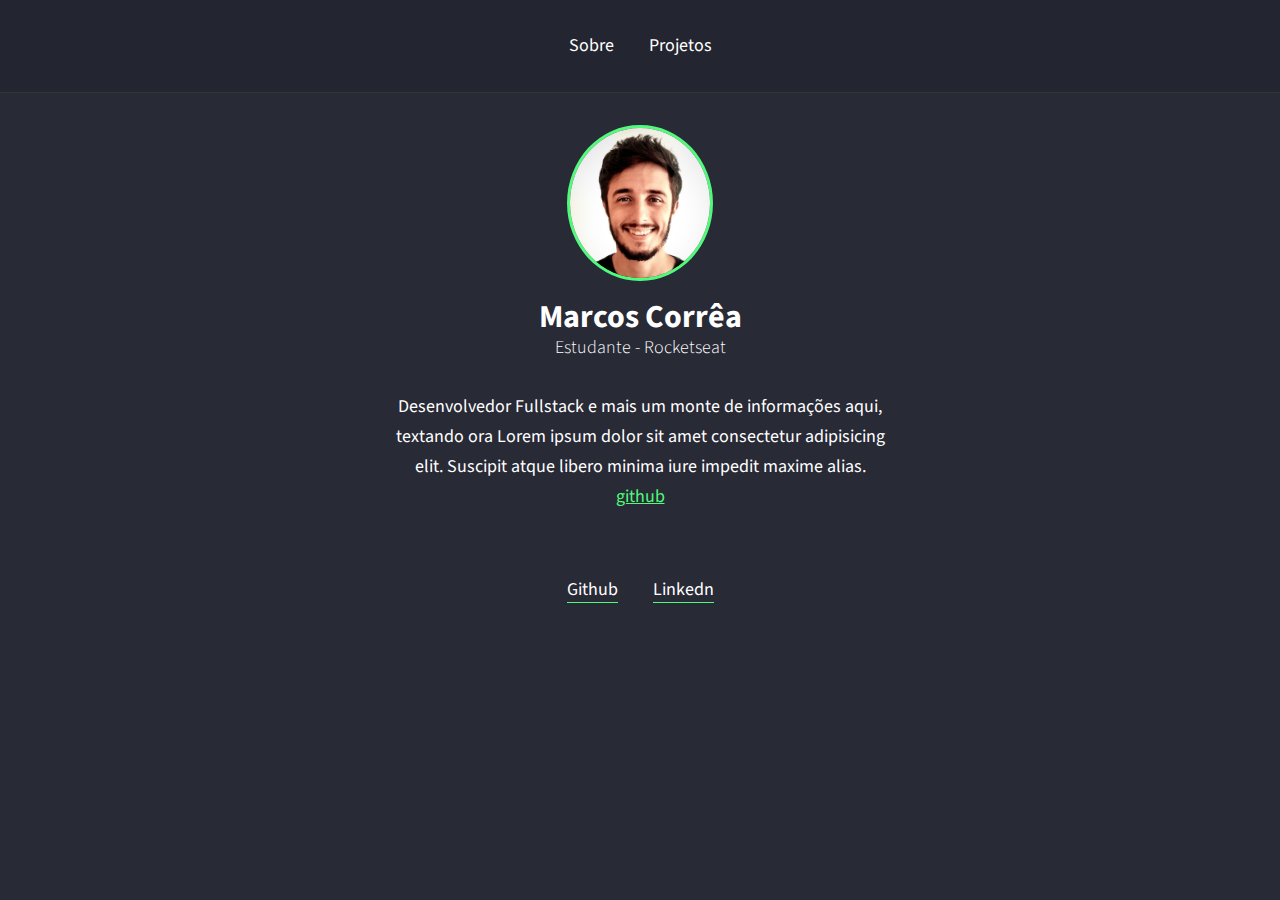
<file: fase2/unidade2/frontend/index.html>
<!DOCTYPE html>
<html lang="en">
<head>
    <meta charset="UTF-8">
    <meta name="viewport" content="width=device-width, initial-scale=1.0">
    <title>Rocket</title>
    <link rel="stylesheet" type="text/css" href="styles.css">
</head>
<body>
    <header>
        <div class="links">
            <a href="/">Sobre</a>
            <a href="/fase2/unidade2/frontend/projects.html">Projetos</a>
        </div>
    </header>

    <div id="wrapper">
        <img src="../../../images/mark.jpeg" alt="Foto de Marcos">
        <h1>Marcos Corrêa</h1>
        <h2>Estudante - Rocketseat</h2>
        
        <p>Desenvolvedor Fullstack e mais um monte de informações aqui, textando ora Lorem ipsum dolor sit amet consectetur adipisicing elit. Suscipit atque libero minima iure impedit maxime alias. <a target:"_blank" href="http://">github</a>
        </p>
    </div>

    <div id="links-footer" class="links">
            <a target:"blank" href="http://github.com/marcos-correa/" target:"_blank">Github</a>
            <a target:"blank" href="http://linkedin.com/in/marcoscorreats" target:"_blank">Linkedn</a>
    </div>
</body>
</html>
</file>
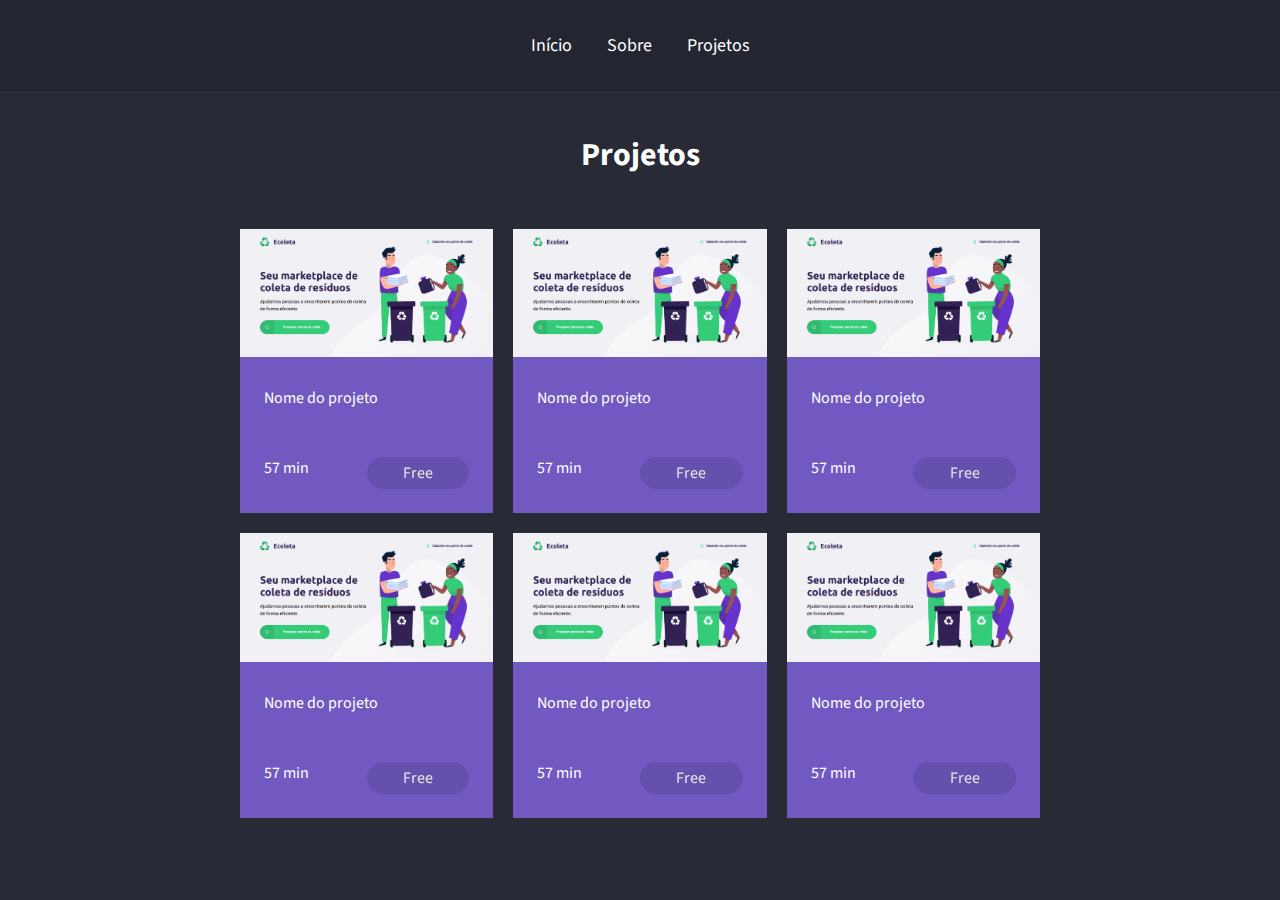
<file: fase2/unidade2/frontend/projects.html>
<!DOCTYPE html>
<html lang="en">
<head>
    <meta charset="UTF-8">
    <meta name="viewport" content="width=device-width, initial-scale=1.0">
    <title>Rocket</title>
    <link rel="stylesheet" type="text/css" href="styles.css">
</head>
<body>
    <header>
        <div class="links">
            <a href="/fase2/unidade2/frontend/index.html">Início</a>
            <a href="/fase2/unidade2/frontend/sobre.html">Sobre</a>
            <a href="/fase2/unidade2/frontend/projects.html">Projetos</a>
        </div>
    </header>

    <div id="wrapper">
        <h1>Projetos</h1>
        
        </p>
    </div>

    <section class="cards">
        <div class="card">
            <div class="card_img-container">
                <img src="../../../images/ecoleta.png" alt="Imagem do projeto Ecoleta">
            
                <div class="card_content">
                    <p>Nome do projeto</p>
                </div>

                <div class="card_info">
                    <p>57 min</p>
                    <p class="card_price">Free</p>
                </div>

            </div>
        </div>

        <div class="card">
            <div class="card_img-container">
                <img src="../../../images/ecoleta.png" alt="Imagem do projeto Ecoleta">
            
                <div class="card_content">
                    <p>Nome do projeto</p>
                </div>

                <div class="card_info">
                    <p>57 min</p>
                    <p class="card_price">Free</p>
                </div>

            </div>
        </div>

        <div class="card">
            <div class="card_img-container">
                <img src="../../../images/ecoleta.png" alt="Imagem do projeto Ecoleta">
            
                <div class="card_content">
                    <p>Nome do projeto</p>
                </div>

                <div class="card_info">
                    <p>57 min</p>
                    <p class="card_price">Free</p>
                </div>

            </div>
        </div>

        <div class="card">
            <div class="card_img-container">
                <img src="../../../images/ecoleta.png" alt="Imagem do projeto Ecoleta">
            
                <div class="card_content">
                    <p>Nome do projeto</p>
                </div>

                <div class="card_info">
                    <p>57 min</p>
                    <p class="card_price">Free</p>
                </div>

            </div>
        </div>

        <div class="card">
            <div class="card_img-container">
                <img src="../../../images/ecoleta.png" alt="Imagem do projeto Ecoleta">
            
                <div class="card_content">
                    <p>Nome do projeto</p>
                </div>

                <div class="card_info">
                    <p>57 min</p>
                    <p class="card_price">Free</p>
                </div>

            </div>
        </div>

        <div class="card">
            <div class="card_img-container">
                <img src="../../../images/ecoleta.png" alt="Imagem do projeto Ecoleta">
            
                <div class="card_content">
                    <p>Nome do projeto</p>
                </div>

                <div class="card_info">
                    <p>57 min</p>
                    <p class="card_price">Free</p>
                </div>

            </div>
        </div>
        
    </section>
</body>
</html>
</file>
<file: fase2/unidade2/frontend/styles.css>
@import "https://fonts.googleapis.com/css2?family=Source+Sans+Pro&display=swap";

:root{
    --color-green: #50fa7b;
    --color-rocket: #7159c1;
}

*{
    margin:0;
    padding:0;
    border:0;
}

body{
    color: white;
    background: #282a36;
    font-family: 'Source Sans Pro', sans-serif;

}
header{
    padding: 32px;
    border-bottom: 1px solid #333;
    background: rgba(0,0,0,0.1);
}
.links {
    text-align: center;
}
.links a {
    color:white;
    font-size: 18px;
    line-height: 28px;
    margin: 0 16px;
    text-decoration: none;
}
.links a:hover{
    color: var(--color-green);
    transition: 200ms;
}

#wrapper{
    text-align: center;
    padding: 32px;
}
#wrapper img{
    border-radius: 50%;
    height: 150px;
    border: 3px solid var(--color-green);
}

#wrapper h1{
    font-size: 32px;
    line-height: 20px;
    font-weight: bold;
    padding-top: 20px;
}
#wrapper h2{
    font-size: 18px;
    font-weight: 300;
    margin-top: 8px;
}
#wrapper p{
    margin: 32px auto;
    max-width: 500px;
    font-size: 18px;
    line-height: 30px;

}
#wrapper p a{
    color: var(--color-green);
}

#links-footer a{
    border-bottom: 1px solid var(--color-green);
}


/*=== CARDS ===*/
.cards {
    display: grid;
    grid-template-columns: 1fr 1fr 1fr;
    gap: 20px;
    max-width:800px;
    margin: 0 auto;
}
.card{
    /* width:100%; */
    background-color: var(--color-rocket);
}
.card:hover{
    -webkit-transform-origin-x: 10%;
}

.card_img-container img{
    width:100%;
}
.card_content, 
.card_info{
    padding:24px;
}

.card_info{
    display: grid;
    grid-template-columns: 1fr 1fr;
}

.card_price{
    background-color: var(--color-rocket);
    filter: brightness(90%);
    padding: 5px 20px;
    border-radius: 20px;
    text-align: center;
}
</file>
